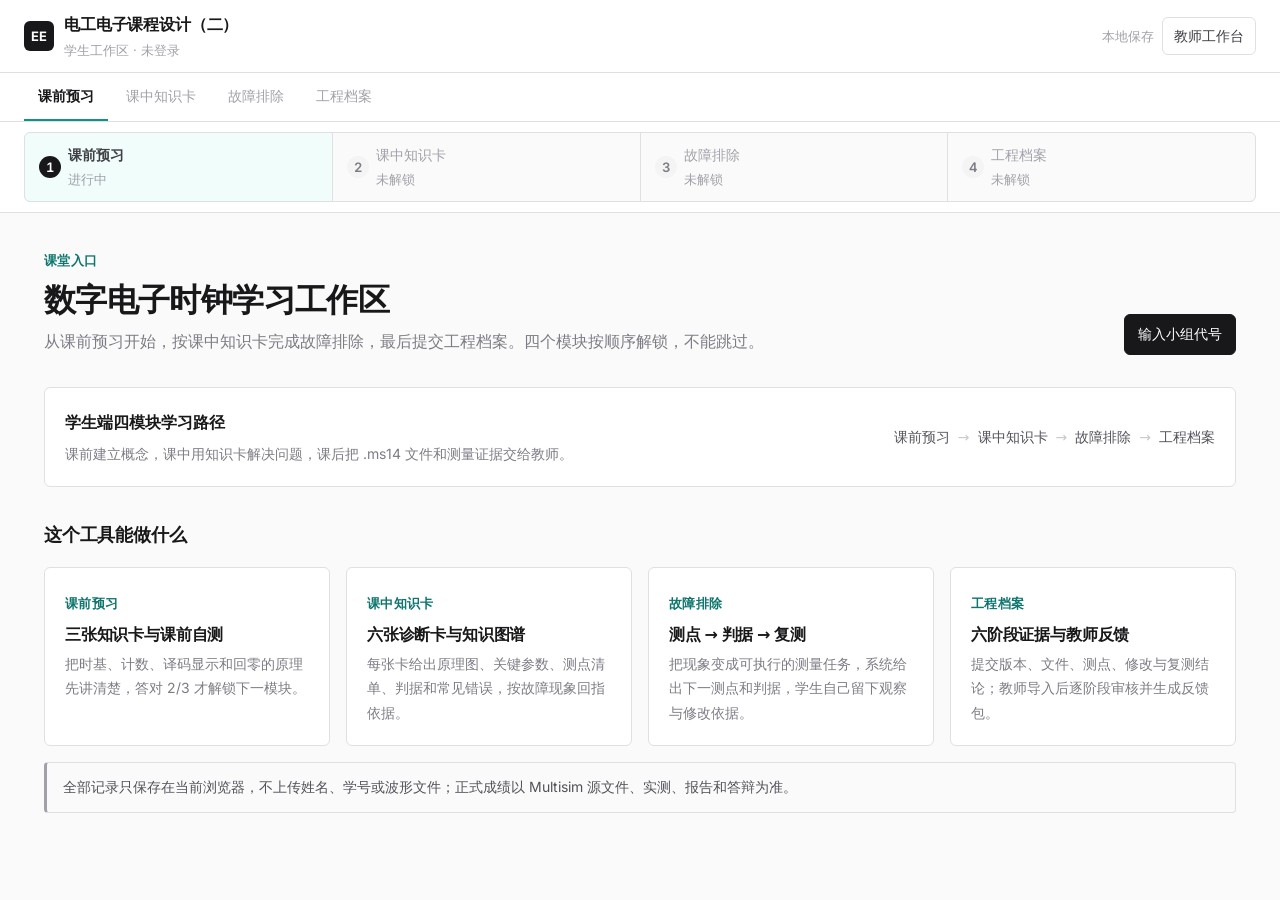
<file: index.html>
<!doctype html>
<html lang="zh-CN"><head><meta charset="utf-8"><meta name="viewport" content="width=device-width,initial-scale=1"><meta name="theme-color" content="#143647"><title>数字电子时钟 · 课程设计工作区</title><link rel="icon" href="icon.svg"><link rel="manifest" href="manifest.webmanifest?v=33"><link rel="stylesheet" href="classroom.css?v=33"><link rel="stylesheet" href="tokens.css?v=33"><link rel="stylesheet" href="v2.css?v=33"><link rel="stylesheet" href="v2-teacher.css?v=33"><script defer src="ms14-decoder.js?v=33"></script><script defer src="course-file-analyzer.js?v=33"></script><script defer src="course-figures.js?v=33"></script><script defer src="course-data.js?v=33"></script><script defer src="course-knowledge.js?v=33"></script><script defer src="course-core.js?v=33"></script><script defer src="classroom.js?v=33"></script><script defer src="course-graph.js?v=33"></script><script defer src="classroom-v2.js?v=33"></script></head><body><noscript>请启用 JavaScript 后使用课堂工作区。</noscript><div id="app"><p class="loading">正在打开课程设计工作区…</p></div><div id="toast" role="status" aria-live="polite"></div><dialog id="dialog" aria-labelledby="dialog-title"><header><h2 id="dialog-title"></h2><button id="close-dialog" aria-label="关闭对话框">×</button></header><div id="dialog-body"></div></dialog><script>/* 离线缓存只在 https 下注册（Service Worker 要求安全上下文）；
   局域网 http 访问时会自动跳过，不影响任何功能。 */
window.addEventListener('load',function(){try{if(location.protocol==='https:'&&'serviceWorker' in navigator){navigator.serviceWorker.register('sw.js').catch(function(){})}}catch(e){}});</script></body></html>
</file>
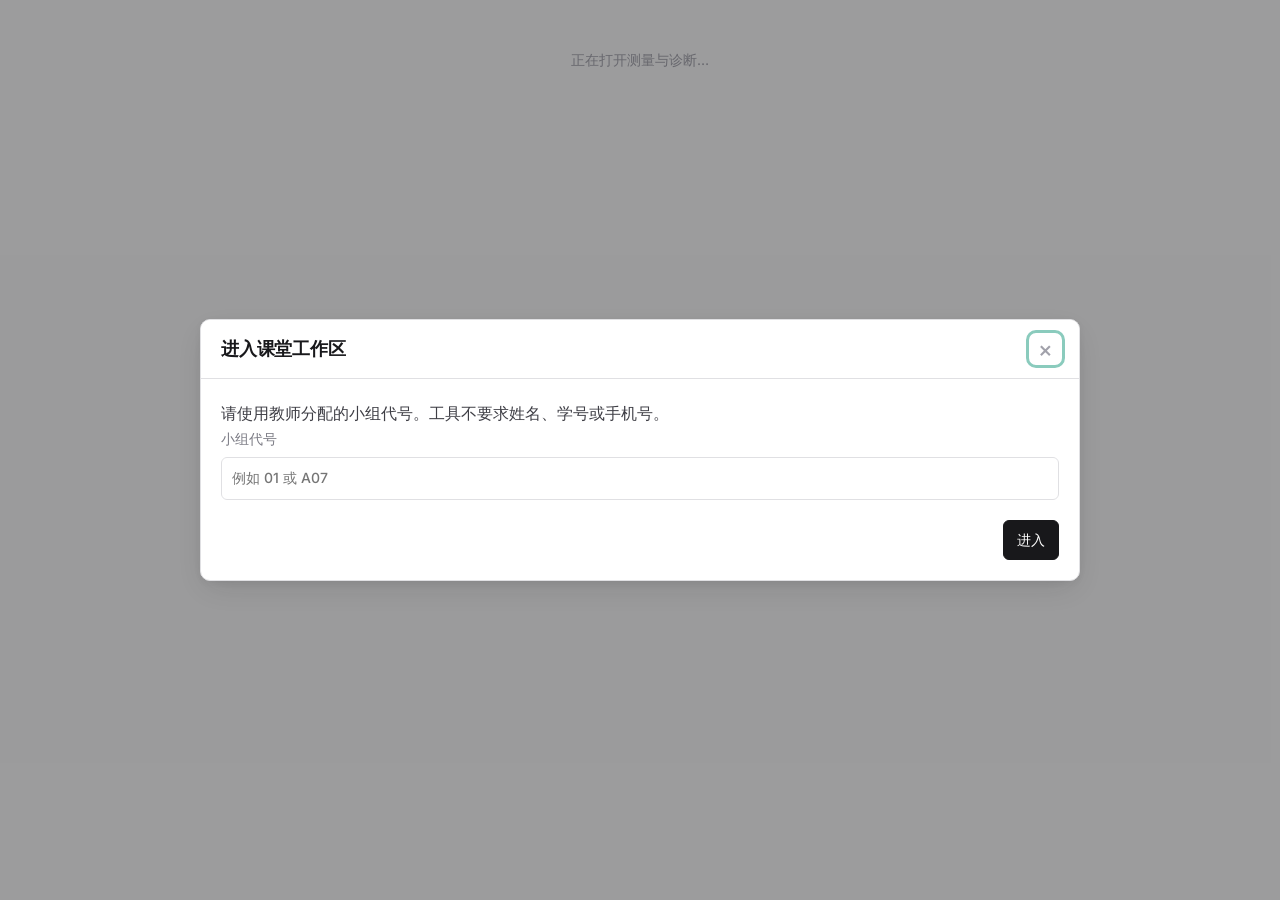
<file: engineering-design-tool.html>
<!doctype html>
<html lang="zh-CN"><head><meta charset="utf-8"><meta name="viewport" content="width=device-width,initial-scale=1"><meta name="theme-color" content="#143647"><title>数字电子时钟 · 测量与诊断</title><link rel="icon" href="icon.svg"><link rel="manifest" href="manifest.webmanifest?v=33"><link rel="stylesheet" href="classroom.css?v=33"><link rel="stylesheet" href="tokens.css?v=33"><script defer src="ms14-decoder.js?v=33"></script><script defer src="course-file-analyzer.js?v=33"></script><script defer src="course-data.js?v=33"></script><script defer src="course-core.js?v=33"></script><script defer src="classroom.js?v=33"></script><script defer src="course-file-ui.js?v=33"></script></head><body><noscript>请启用 JavaScript 后使用课堂工作区。</noscript><div id="app"><p class="loading">正在打开测量与诊断…</p></div><div id="toast" role="status" aria-live="polite"></div><dialog id="dialog" aria-labelledby="dialog-title"><header><h2 id="dialog-title"></h2><button id="close-dialog" aria-label="关闭对话框">×</button></header><div id="dialog-body"></div></dialog></body></html>
</file>
<file: classroom.css>
:root{--ink:#183441;--muted:#60747c;--bg:#f2f5f4;--line:#d9e3e2;--green:#087b69;--blue:#235dad;--red:#b22d30;--soft:#eaf4f0}*{box-sizing:border-box}body{margin:0;font:15px/1.65 'Microsoft YaHei','Segoe UI',sans-serif;color:var(--ink);background:var(--bg)}button,input,select,textarea{font:inherit}button,a{touch-action:manipulation}button{cursor:pointer}button:disabled{opacity:.45;cursor:not-allowed}button,.btn{border:1px solid var(--line);border-radius:7px;background:white;padding:8px 13px;color:var(--ink);text-decoration:none;display:inline-block}button:hover,.btn:hover{border-color:var(--green);background:#f0f8f5}button.primary,.btn.primary{background:var(--green);border-color:var(--green);color:white}.danger{color:var(--red)}button:focus-visible,a:focus-visible{outline:3px solid #8acbbd;outline-offset:3px}.top{background:#143647;color:white;padding:15px max(20px,calc((100vw - 1200px)/2));display:flex;justify-content:space-between;align-items:center;gap:12px}.brand{font-weight:700}.brand small{display:block;color:#bad0d5;font-weight:400;font-size:12px}.top button{background:transparent;border-color:#43616e;color:white}.top button.active{background:#fff;color:var(--ink)}.row{display:flex;gap:8px;align-items:center;flex-wrap:wrap}.between{justify-content:space-between}.nav{display:flex;gap:3px;border-bottom:1px solid var(--line);background:white;padding:0 max(16px,calc((100vw - 1200px)/2));overflow:auto}.nav button{white-space:nowrap;border:0;border-bottom:3px solid transparent;border-radius:0;padding:13px 16px;color:var(--muted)}.nav button.active{color:var(--green);border-bottom-color:var(--green);font-weight:bold}.container{max-width:1240px;padding:26px 20px 64px;margin:auto}.hero{display:flex;justify-content:space-between;align-items:flex-end;gap:20px;margin-bottom:22px}.hero h1{font-size:30px;margin:4px 0;line-height:1.3}.hero p{margin:6px 0 0;max-width:790px;color:var(--muted)}.eyebrow{font-size:12px;color:var(--green);font-weight:700;letter-spacing:.07em}.grid{display:grid;grid-template-columns:1.5fr 1fr;gap:18px}.grid.equal{grid-template-columns:1fr 1fr}.grid.three{grid-template-columns:repeat(3,1fr)}.card{background:white;border:1px solid var(--line);border-radius:10px;padding:20px;margin-bottom:16px;min-width:0}.card h2{font-size:18px;margin:0 0 12px}.card h3{font-size:16px;margin:12px 0 6px}.muted,small{color:var(--muted)}small,.small{font-size:12px}.banner{padding:12px 16px;border-radius:7px;background:#e7f3ee;margin-bottom:16px;border:1px solid #c4e3d7}.banner.warn{background:#fff4df;border-color:#e9ce9c;color:#77490e}.banner.bad{background:#fff0ef;border-color:#e8b8b6;color:#902a26}.metrics{display:grid;grid-template-columns:repeat(4,1fr);gap:12px;margin-bottom:18px}.metric{background:white;border:1px solid var(--line);border-radius:9px;padding:14px 16px}.metric b{display:block;font-size:27px;line-height:1.3}.metric span{color:var(--muted);font-size:12px}.pill{display:inline-block;border-radius:20px;font-size:12px;padding:2px 9px;background:#edf1f4;color:#4c6673;white-space:nowrap}.pill.green{background:#def3e9;color:#14684e}.pill.amber{background:#fff0d2;color:#875000}.pill.red{background:#ffe7e5;color:#a12926}.task{border-bottom:1px solid var(--line);padding:13px 0;display:flex;align-items:center;gap:12px}.task:last-child{border:0}.step-no{display:grid;place-items:center;flex:0 0 33px;height:33px;border-radius:8px;background:var(--soft);color:var(--green);font-weight:bold}.grow{flex:1;min-width:0}.task strong{display:block}.task small{display:block}.task button{font-size:12px;padding:6px 10px}.form-grid{display:grid;grid-template-columns:1fr 1fr;gap:13px}.form-grid .full{grid-column:1/-1}label{display:block;font-size:13px;margin-bottom:10px;color:#3a555d}input,select,textarea{width:100%;border:1px solid #bccdce;border-radius:6px;padding:9px 10px;background:white;color:var(--ink);margin-top:5px}textarea{min-height:88px;resize:vertical}input:focus,select:focus,textarea:focus{outline:2px solid #b6dcd5;border-color:var(--green)}input[type=checkbox],input[type=radio]{width:auto;accent-color:var(--green);margin-right:8px}.help{font-size:12px;color:var(--muted);margin:6px 0 12px}.result{background:#f5f8f8;border:1px solid var(--line);padding:13px;border-radius:6px;margin:12px 0}.result b{font-size:20px}.code{font-family:Consolas,monospace;overflow-wrap:anywhere}.record{border-left:3px solid #c3dcd4;padding:4px 0 8px 13px;margin:14px 0}.record p{margin:5px 0;white-space:pre-wrap;overflow-wrap:anywhere}.record img,.gallery img{max-width:100%;max-height:350px;border-radius:6px;border:1px solid var(--line)}.link{color:var(--blue);text-decoration:underline}.table-wrap{overflow-x:auto}table{width:100%;border-collapse:collapse;font-size:13px}th,td{padding:10px 8px;border-bottom:1px solid var(--line);text-align:left;vertical-align:top}th{background:#edf3f2;color:#46626c;white-space:nowrap}td p{margin:3px 0}.action-stack{display:flex;gap:5px;flex-wrap:wrap}.clock{font:36px/1.5 Consolas,monospace;letter-spacing:3px;color:var(--green)}.empty{padding:23px 15px;border:1px dashed #bbcecc;border-radius:8px;text-align:center;color:var(--muted)}.knowledge{border-top:3px solid #91c5b7}.knowledge p{margin:8px 0}.knowledge ol{padding-left:20px}.footer{color:var(--muted);font-size:12px;border-top:1px solid var(--line);padding-top:16px;margin-top:24px}.save{font-size:12px;color:#bcd8d3}.save.bad{color:#ffccbb}#toast{position:fixed;left:50%;bottom:22px;transform:translate(-50%,20px);opacity:0;transition:.2s;background:#173b45;color:white;border-radius:8px;padding:12px 20px;z-index:100;max-width:calc(100vw - 30px);pointer-events:none}#toast.show{opacity:1;transform:translate(-50%,0)}dialog{border:1px solid var(--line);border-radius:12px;width:min(850px,calc(100vw - 28px));padding:0;max-height:90vh;color:var(--ink)}dialog::backdrop{background:#122c3bbc}dialog header{display:flex;align-items:center;justify-content:space-between;padding:12px 20px;border-bottom:1px solid var(--line);position:sticky;top:0;background:white;z-index:1}dialog h2{font-size:18px;margin:0}#dialog-body{padding:20px}#close-dialog{border:0;font-size:25px;padding:0 8px}.form-actions{display:flex;gap:8px;justify-content:flex-end;flex-wrap:wrap;margin-top:16px}.loading{padding:25px}.check-line{display:flex;align-items:flex-start;gap:9px;border-bottom:1px solid var(--line);padding:10px 0}.check-line:last-child{border:0}.check-line strong{display:block}.quiz-option{display:flex;gap:5px;align-items:center;background:#f5f8f8;padding:8px;border-radius:5px}.gallery{display:grid;grid-template-columns:1fr 1fr;gap:12px}.gallery img{height:130px;object-fit:contain;width:100%}.nowrap{white-space:nowrap}.print-only{display:none}details{padding:8px 0}summary{cursor:pointer;font-weight:600}.math{font-family:Consolas,monospace;font-size:14px}.break{overflow-wrap:anywhere}
@media(max-width:850px){.grid,.grid.equal,.grid.three{grid-template-columns:1fr}.hero{display:block}.hero .row{margin-top:13px}.hero h1{font-size:25px}.container{padding:18px 13px 45px}.top{padding:12px 14px;align-items:flex-start;flex-wrap:wrap}.brand{font-size:14px}.top button{font-size:12px}.metrics{grid-template-columns:1fr 1fr}.nav{padding:0 6px}.nav button{padding:12px 10px;font-size:13px}.form-grid{grid-template-columns:1fr}.form-grid .full{grid-column:auto}.card{padding:15px}.task{gap:8px;flex-wrap:wrap}.task .grow{flex-basis:65%}.task .row{margin-left:40px}.clock{font-size:27px}.data-table{min-width:700px}}
@media print{body{background:white}.top,.nav,.hero .row,button,.no-print,.footer,#toast{display:none!important}.container{padding:0}.card{box-shadow:none;break-inside:avoid;border-color:#bbb}.grid,.grid.equal{display:block}.print-only{display:block}dialog[open]{position:static;max-height:none;width:100%;border:0}.table-wrap{overflow:visible}a{color:inherit;text-decoration:none}}
</file>
<file: tokens.css>
/* ============================================================================
   设计令牌 + 基础组件层
   全站唯一的取值来源。所有组件只允许引用这里的变量，禁止再写一次性色值、
   一次性圆角或一次性阴影——这正是此前 UI「AI 味」的根源（132 种颜色、
   22 种字号、15 种圆角、9 种阴影，彼此没有关系）。
   基调：Linear / Vercel 式现代工具风——细边框、弱阴影、小圆角、等宽数字。
   加载顺序：classroom.css → tokens.css → v2.css → v2-teacher.css
   ========================================================================== */

/* ---- 自托管 Inter：负责拉丁字母、数字与符号；中文由字体栈回退到系统现代黑体 ----
   四个字重共 96 KB，无外部请求，离线可用。 ---- */
@font-face{font-family:"Inter";font-style:normal;font-weight:400;font-display:swap;src:url("fonts/inter-400.woff2") format("woff2")}
@font-face{font-family:"Inter";font-style:normal;font-weight:500;font-display:swap;src:url("fonts/inter-500.woff2") format("woff2")}
@font-face{font-family:"Inter";font-style:normal;font-weight:600;font-display:swap;src:url("fonts/inter-600.woff2") format("woff2")}
@font-face{font-family:"Inter";font-style:normal;font-weight:700;font-display:swap;src:url("fonts/inter-700.woff2") format("woff2")}

:root{
  /* ---- 中性灰阶（zinc）---- */
  --ink-0:#ffffff;
  --ink-1:#fafafa;
  --ink-2:#f4f4f5;
  --ink-3:#ebebed;
  --ink-4:#e0e0e3;
  --ink-5:#c9c9ce;
  --ink-6:#a1a1aa;
  --ink-7:#7c7c85;
  --ink-8:#52525b;
  --ink-9:#3f3f46;
  --ink-10:#27272a;
  --ink-11:#18181b;

  /* ---- 强调色（青绿，收窄使用面积）---- */
  --accent:#0d9488;
  --accent-strong:#0f766e;
  --accent-deep:#115e59;
  --accent-soft:#f0fdfa;
  --accent-line:#99f6e4;
  --accent-ring:rgba(13,148,136,.22);

  /* ---- 语义色 ---- */
  --ok:#15803d;      --ok-soft:#f0fdf4;     --ok-line:#bbf7d0;
  --warn:#b45309;    --warn-soft:#fffbeb;   --warn-line:#fde68a;
  --danger:#b91c1c;  --danger-soft:#fef2f2; --danger-line:#fecaca;
  --info:#1d4ed8;    --info-soft:#eff6ff;   --info-line:#bfdbfe;

  /* ---- 深色（仅知识图谱画布等深色组件）---- */
  --night-0:#0b1220;
  --night-1:#111a2b;
  --night-2:#1b2739;
  --night-3:#2a3a4d;
  --night-ink:#e6edf3;
  --night-ink-dim:#8fa3b8;

  /* ---- 字号比例尺（固定 7 级；中文正文 15px 起步）---- */
  --fs-xs:13px;
  --fs-sm:14px;
  --fs-base:16px;
  --fs-md:18px;
  --fs-lg:22px;
  --fs-xl:32px;
  --fs-2xl:42px;

  /* ---- 行高 / 字重 ---- */
  --lh-tight:1.32;
  --lh-base:1.75;
  --lh-loose:1.95;
  --fw-normal:400;
  --fw-medium:500;
  --fw-semi:600;
  --fw-bold:700;

  /* ---- 圆角（只 3 档 + 全圆）---- */
  --r-sm:4px;
  --r-md:6px;
  --r-lg:10px;
  --r-full:999px;

  /* ---- 阴影（只 2 档）---- */
  --sh-1:0 1px 2px rgba(24,24,27,.05), 0 1px 3px rgba(24,24,27,.06);
  --sh-2:0 10px 30px -8px rgba(24,24,27,.16), 0 2px 8px -2px rgba(24,24,27,.08);

  /* ---- 边框 ---- */
  --bd:1px solid var(--ink-4);
  --bd-soft:1px solid var(--ink-3);

  /* ---- 间距（4px 网格）---- */
  --sp-1:4px;  --sp-2:8px;  --sp-3:12px; --sp-4:16px;
  --sp-5:20px; --sp-6:24px; --sp-8:32px; --sp-10:40px; --sp-12:48px;

  /* ---- 布局 / 字体 ---- */
  --page-max:1240px;
  --page-pad:24px;
  /* 拉丁优先 Inter；中文依次尝试系统里的现代黑体，最后才落到雅黑 */
  --font-sans:"Inter","Noto Sans SC","PingFang SC","HarmonyOS Sans SC","MiSans","Source Han Sans SC","Noto Sans CJK SC","Microsoft YaHei UI","Microsoft YaHei",system-ui,-apple-system,"Segoe UI",sans-serif;
  /* 数字与编号：Inter + 等宽数字，比代码字体更精致、且不跳动 */
  --font-num:"Inter","Noto Sans SC",system-ui,-apple-system,"Segoe UI",sans-serif;
  /* 公式与代码：保留真等宽字体 */
  --font-mono:"SF Mono",ui-monospace,SFMono-Regular,Menlo,Consolas,"Liberation Mono",monospace;

  /* ---- 动效 ---- */
  --ease:cubic-bezier(.2,.8,.3,1);
  --dur:.15s;
}

/* ---- 基础重置 ---- */
*,*::before,*::after{box-sizing:border-box}
html{-webkit-text-size-adjust:100%}
body{
  margin:0;
  font-family:var(--font-sans);
  font-size:var(--fs-base);
  line-height:var(--lh-base);
  color:var(--ink-9);
  background:var(--ink-1);
  -webkit-font-smoothing:antialiased;
  -moz-osx-font-smoothing:grayscale;
}
h1,h2,h3,h4,h5,h6,p,figure,ol,ul{margin:0}
h1,h2,h3,h4{font-weight:var(--fw-semi);line-height:var(--lh-tight);color:var(--ink-11);letter-spacing:-.011em}
a{color:var(--accent-strong);text-decoration:none}
a:hover{text-decoration:underline}
button{font:inherit;color:inherit}
input,select,textarea{font:inherit}
code,kbd,samp,pre{font-family:var(--font-mono);font-size:.92em}
.num{font-family:var(--font-num);font-variant-numeric:tabular-nums;font-feature-settings:"tnum" 1}
small{font-size:var(--fs-xs)}
:focus-visible{outline:2px solid var(--accent);outline-offset:2px;border-radius:var(--r-sm)}
*::-webkit-scrollbar{width:10px;height:10px}
*::-webkit-scrollbar-thumb{background:var(--ink-5);border:3px solid transparent;background-clip:content-box;border-radius:var(--r-full)}
*::-webkit-scrollbar-thumb:hover{background:var(--ink-6);background-clip:content-box}
*::-webkit-scrollbar-track{background:transparent}

/* ============================================================================
   基础组件层
   这些类名同时被 index.html 与 engineering-design-tool.html 使用，因此统一
   在这里定义，并在 classroom.css 之后加载以覆盖旧样式。
   ========================================================================== */

/* ---- 页头 ---- */
.top{
  display:flex;align-items:center;justify-content:space-between;gap:var(--sp-4);
  min-height:56px;padding:var(--sp-3) max(var(--page-pad),calc((100vw - var(--page-max))/2));
  background:var(--ink-0);border-bottom:var(--bd);
}
.brand{font-size:var(--fs-base);font-weight:var(--fw-semi);color:var(--ink-11);line-height:1.3}
.brand small{display:block;font-size:var(--fs-xs);font-weight:var(--fw-normal);color:var(--ink-6);margin-top:2px}

/* ---- 主导航 ---- */
.nav{
  display:flex;gap:var(--sp-1);padding:0 max(var(--page-pad),calc((100vw - var(--page-max))/2));
  background:var(--ink-0);border-bottom:var(--bd);overflow-x:auto;
}
.nav button{
  border:0;background:transparent;color:var(--ink-7);font-size:var(--fs-sm);font-weight:var(--fw-medium);
  padding:11px 14px;white-space:nowrap;cursor:pointer;border-bottom:2px solid transparent;border-radius:0;
  transition:color var(--dur) var(--ease),border-color var(--dur) var(--ease);
}
.nav button:hover{color:var(--ink-10);background:transparent;border-color:transparent;border-bottom-color:var(--ink-5)}
.nav button.active{color:var(--ink-11);font-weight:var(--fw-semi);border-bottom-color:var(--accent)}

/* ---- 容器 ---- */
.container{max-width:var(--page-max);margin:0 auto;padding:var(--sp-6) var(--page-pad) var(--sp-12)}
.loading{color:var(--ink-6);font-size:var(--fs-sm);text-align:center;padding:var(--sp-12) 0}

/* ---- Hero ---- */
.hero{display:flex;align-items:flex-end;justify-content:space-between;gap:var(--sp-6);margin-bottom:var(--sp-6);flex-wrap:wrap}
.hero h1{font-size:var(--fs-xl);font-weight:var(--fw-semi);color:var(--ink-11);letter-spacing:-.02em;margin:var(--sp-1) 0}
.hero p{color:var(--ink-7);font-size:var(--fs-base);max-width:74ch;line-height:var(--lh-base)}
.eyebrow{font-size:var(--fs-xs);font-weight:var(--fw-semi);letter-spacing:.08em;text-transform:uppercase;color:var(--accent-strong)}

/* ---- 行 / 网格 ---- */
.row{display:flex;gap:var(--sp-2);align-items:center;flex-wrap:wrap}
.row.between{justify-content:space-between}
.grid{display:grid;gap:var(--sp-4)}
.grid.equal,.grid.three{grid-template-columns:repeat(auto-fit,minmax(260px,1fr))}
.grow{flex:1;min-width:0}

/* ---- 按钮 ---- */
.btn,button{
  display:inline-flex;align-items:center;justify-content:center;gap:var(--sp-2);
  padding:7px 13px;border:var(--bd);border-radius:var(--r-md);background:var(--ink-0);
  color:var(--ink-9);font-size:var(--fs-sm);font-weight:var(--fw-medium);cursor:pointer;
  transition:background var(--dur) var(--ease),border-color var(--dur) var(--ease),color var(--dur) var(--ease);
  text-decoration:none;white-space:nowrap;
}
.btn:hover,button:hover{background:var(--ink-2);border-color:var(--ink-5);text-decoration:none}
.btn:disabled,button:disabled{opacity:.45;cursor:not-allowed;background:var(--ink-1)}
button.primary,.btn.primary{background:var(--ink-11);border-color:var(--ink-11);color:var(--ink-0)}
button.primary:hover,.btn.primary:hover{background:var(--ink-10);border-color:var(--ink-10)}
button.danger,.btn.danger{background:var(--ink-0);border-color:var(--danger-line);color:var(--danger)}
button.danger:hover,.btn.danger:hover{background:var(--danger-soft);border-color:var(--danger)}
button.link,.link{border:0;background:transparent;color:var(--accent-strong);padding:0;font-weight:var(--fw-medium);text-decoration:underline;text-underline-offset:2px}
button.link:hover,.link:hover{background:transparent;color:var(--accent-deep);border-color:transparent}

/* ---- 卡片 ---- */
.card{background:var(--ink-0);border:var(--bd);border-radius:var(--r-md);padding:var(--sp-6)}
.card h2{font-size:var(--fs-md);font-weight:var(--fw-semi);color:var(--ink-11);margin-bottom:var(--sp-3)}
.card h3{font-size:var(--fs-base);font-weight:var(--fw-semi);color:var(--ink-11);margin-bottom:var(--sp-2)}
.card.knowledge{background:var(--accent-soft);border-color:var(--accent-line)}

/* ---- 提示条 ---- */
.banner{
  border:var(--bd);border-left:3px solid var(--ink-6);border-radius:var(--r-sm);
  background:var(--ink-1);color:var(--ink-8);padding:var(--sp-3) var(--sp-4);
  font-size:var(--fs-sm);line-height:var(--lh-base);margin-bottom:var(--sp-4);
}
.banner b{color:var(--ink-11)}
.banner small{color:var(--ink-7)}
.banner.warn{background:var(--warn-soft);border-color:var(--warn-line);border-left-color:var(--warn);color:var(--warn)}
.banner.warn b,.banner.warn small{color:var(--warn)}
.banner.good{background:var(--ok-soft);border-color:var(--ok-line);border-left-color:var(--ok);color:var(--ok)}
.banner.good b,.banner.good small{color:var(--ok)}
.banner.bad{background:var(--danger-soft);border-color:var(--danger-line);border-left-color:var(--danger);color:var(--danger)}
.banner.bad b,.banner.bad small{color:var(--danger)}

/* ---- 指标块 ---- */
.metrics{display:grid;grid-template-columns:repeat(auto-fit,minmax(150px,1fr));gap:1px;background:var(--ink-4);border:var(--bd);border-radius:var(--r-md);overflow:hidden;margin-bottom:var(--sp-5)}
.metric{background:var(--ink-0);padding:var(--sp-4)}
.metric b{display:block;font-family:var(--font-num);font-size:var(--fs-lg);font-weight:var(--fw-semi);color:var(--ink-11);letter-spacing:-.02em;font-variant-numeric:tabular-nums}
.metric span{display:block;font-size:var(--fs-xs);color:var(--ink-6);margin-top:2px}

/* ---- 列表行 ---- */
.task{display:flex;align-items:center;gap:var(--sp-3);padding:var(--sp-3) 0;border-bottom:var(--bd-soft)}
.task:last-child{border-bottom:0}
.task strong{display:block;font-size:var(--fs-sm);font-weight:var(--fw-medium);color:var(--ink-10)}
.task small{display:block;font-size:var(--fs-xs);color:var(--ink-6);margin-top:2px}
.step-no{
  flex:none;width:24px;height:24px;display:grid;place-items:center;border-radius:var(--r-full);
  background:var(--ink-2);color:var(--ink-8);font-family:var(--font-num);font-size:var(--fs-xs);font-weight:var(--fw-semi);font-variant-numeric:tabular-nums;
}
.record{border-bottom:var(--bd-soft);padding:var(--sp-3) 0}
.record:last-child{border-bottom:0}
.record b{font-size:var(--fs-sm);color:var(--ink-10)}
.record p{margin:4px 0;font-size:var(--fs-sm);color:var(--ink-8);line-height:var(--lh-base)}
.record small{color:var(--ink-6);font-size:var(--fs-xs)}

/* ---- 徽标 ---- */
.pill{
  display:inline-block;padding:2px 8px;border-radius:var(--r-sm);border:1px solid var(--ink-4);
  background:var(--ink-2);color:var(--ink-8);font-size:var(--fs-xs);font-weight:var(--fw-medium);white-space:nowrap;
}
.pill.green{background:var(--ok-soft);border-color:var(--ok-line);color:var(--ok)}
.pill.red{background:var(--danger-soft);border-color:var(--danger-line);color:var(--danger)}
.pill.amber{background:var(--warn-soft);border-color:var(--warn-line);color:var(--warn)}

/* ---- 检查清单 ---- */
.check-list{display:grid;gap:1px;background:var(--ink-4);border:var(--bd);border-radius:var(--r-md);overflow:hidden}
.check-line{display:flex;gap:var(--sp-3);align-items:flex-start;background:var(--ink-0);padding:var(--sp-3) var(--sp-4);font-size:var(--fs-sm)}
.check-line strong{display:block;color:var(--ink-10);font-weight:var(--fw-medium)}
.check-line small{display:block;color:var(--ink-7);font-size:var(--fs-xs);margin-top:2px;line-height:var(--lh-base)}
.result{border:var(--bd);border-left:3px solid var(--accent);border-radius:var(--r-sm);background:var(--accent-soft);padding:var(--sp-3) var(--sp-4);font-size:var(--fs-sm);margin-bottom:var(--sp-3)}
.result b{color:var(--accent-deep)}

/* ---- 表格 ---- */
.table-wrap{overflow-x:auto;border:var(--bd);border-radius:var(--r-md)}
table{width:100%;border-collapse:collapse;font-size:var(--fs-sm);background:var(--ink-0)}
th{
  background:var(--ink-1);color:var(--ink-7);font-weight:var(--fw-semi);font-size:var(--fs-xs);
  text-align:left;padding:var(--sp-3) var(--sp-4);border-bottom:var(--bd);white-space:nowrap;letter-spacing:.02em;
}
td{padding:var(--sp-3) var(--sp-4);border-bottom:var(--bd-soft);color:var(--ink-8);vertical-align:top}
tbody tr:last-child td{border-bottom:0}
tbody tr:hover{background:var(--ink-1)}
td b{color:var(--ink-11);font-weight:var(--fw-semi)}

/* ---- 表单 ---- */
.form-grid{display:grid;grid-template-columns:repeat(2,minmax(0,1fr));gap:var(--sp-4)}
.form-grid .full{grid-column:1/-1}
label{display:block;font-size:var(--fs-sm);color:var(--ink-7);font-weight:var(--fw-medium)}
input,select,textarea{
  display:block;width:100%;margin-top:6px;padding:8px 10px;
  border:var(--bd);border-radius:var(--r-md);background:var(--ink-0);color:var(--ink-10);
  font-size:var(--fs-sm);transition:border-color var(--dur) var(--ease),box-shadow var(--dur) var(--ease);
}
input:focus,select:focus,textarea:focus{outline:none;border-color:var(--accent);box-shadow:0 0 0 3px var(--accent-ring)}
textarea{min-height:88px;line-height:var(--lh-base);resize:vertical}
select{appearance:none;background-image:linear-gradient(45deg,transparent 50%,var(--ink-6) 50%),linear-gradient(135deg,var(--ink-6) 50%,transparent 50%);background-position:calc(100% - 16px) 50%,calc(100% - 11px) 50%;background-size:5px 5px,5px 5px;background-repeat:no-repeat;padding-right:32px}
.help{font-size:var(--fs-xs);color:var(--ink-6);margin-top:6px;line-height:var(--lh-base)}
.form-actions{display:flex;gap:var(--sp-2);margin-top:var(--sp-5);flex-wrap:wrap}

/* ---- 其他 ---- */
.empty{color:var(--ink-6);font-size:var(--fs-sm);padding:var(--sp-8) var(--sp-4);text-align:center;border:1px dashed var(--ink-4);border-radius:var(--r-md)}
.muted{color:var(--ink-6)}
.footer{margin-top:var(--sp-8);padding-top:var(--sp-4);border-top:var(--bd-soft);color:var(--ink-6);font-size:var(--fs-xs)}
.code{font-family:var(--font-mono);font-size:var(--fs-xs);width:100%;min-height:120px;word-break:break-all}
details{border-bottom:var(--bd-soft);padding:var(--sp-3) 0}
summary{cursor:pointer;font-size:var(--fs-sm);font-weight:var(--fw-medium);color:var(--ink-10)}
details p{margin:6px 0;font-size:var(--fs-sm);color:var(--ink-8)}
details small{color:var(--ink-6);font-size:var(--fs-xs)}

/* ---- 对话框 ---- */
dialog{
  border:var(--bd);border-radius:var(--r-lg);padding:0;max-width:min(880px,92vw);width:100%;
  background:var(--ink-0);color:var(--ink-9);box-shadow:var(--sh-2);
}
dialog::backdrop{background:rgba(24,24,27,.42)}
dialog header{display:flex;align-items:center;justify-content:space-between;gap:var(--sp-4);padding:var(--sp-4) var(--sp-5);border-bottom:var(--bd)}
dialog header h2{font-size:var(--fs-md);font-weight:var(--fw-semi);color:var(--ink-11)}
dialog header button,dialog header #close-dialog{border:0;background:transparent;font-size:var(--fs-lg);line-height:1;color:var(--ink-6);padding:2px 6px;border-radius:var(--r-sm);cursor:pointer}
dialog header button:hover{background:var(--ink-2);color:var(--ink-10)}
#dialog-body{padding:var(--sp-5);max-height:76vh;overflow:auto}
#dialog-body h3{font-size:var(--fs-base);margin:var(--sp-5) 0 var(--sp-2)}

/* ---- 轻提示 ---- */
#toast{
  position:fixed;left:50%;bottom:28px;transform:translate(-50%,12px);
  background:var(--ink-11);color:var(--ink-0);font-size:var(--fs-sm);
  padding:9px 16px;border-radius:var(--r-md);box-shadow:var(--sh-2);
  opacity:0;pointer-events:none;transition:opacity .18s var(--ease),transform .18s var(--ease);z-index:99;
}
#toast.show{opacity:1;transform:translate(-50%,0)}

@media(max-width:640px){
  :root{--page-pad:16px}
  .form-grid{grid-template-columns:1fr}
  .hero h1{font-size:var(--fs-lg)}
}

/* ============================================================================
   兼容覆盖：classroom.css 里为旧的深色顶栏写了一组高特异性规则
   （.top button{color:white} 等），新顶栏改为浅色后这些规则会让文字不可见。
   这里用同等特异性 + 后加载来覆盖它们。
   ========================================================================== */
.top button,.top .btn{
  background:var(--ink-0);border-color:var(--ink-4);color:var(--ink-9);
  border-radius:var(--r-md);padding:7px 13px;font-size:var(--fs-sm);font-weight:var(--fw-medium);
}
.top button:hover,.top .btn:hover{background:var(--ink-2);border-color:var(--ink-5)}
.top button.active{background:var(--ink-11);border-color:var(--ink-11);color:var(--ink-0)}
.save,.top .save{color:var(--ink-6);font-size:var(--fs-xs)}
.save.bad,.top .save.bad{color:var(--danger)}
.brand small{color:var(--ink-6);font-size:var(--fs-xs);font-weight:var(--fw-normal)}
/* 工具页顶栏与内容区的间距对齐新栅格 */
.top{min-height:56px;padding-top:10px;padding-bottom:10px}

/* 作者样式里的 input/select/textarea{display:block} 会盖掉浏览器对 [hidden] 的默认
   display:none（作者样式优先于 UA 样式，与特异性无关），导致隐藏的文件选择框露出来。 */
[hidden]{display:none!important}
</file>
<file: v2.css>
/* ============================================================================
   v2 / v3 组件样式。所有取值引用 tokens.css，不写一次性色值。
   基调：细边框 + 弱阴影 + 小圆角 + 等宽数字；强调色只用于链接、激活态与焦点环。
   ========================================================================== */

/* ---------------- 顶栏 ---------------- */
.v2-top{
  background:var(--ink-0);border-bottom:var(--bd);min-height:56px;
  padding:10px max(var(--page-pad),calc((100vw - var(--page-max))/2));
  display:flex;align-items:center;justify-content:space-between;gap:var(--sp-4);
}
.v2-brand{display:flex;gap:10px;align-items:center;min-width:0}
.v2-brand b{display:block;font-size:var(--fs-base);font-weight:var(--fw-semi);color:var(--ink-11);letter-spacing:-.01em}
.v2-brand small{display:block;color:var(--ink-6);font-size:var(--fs-xs);margin-top:1px}
.v2-logo{
  width:30px;height:30px;flex:none;border-radius:var(--r-md);background:var(--ink-11);
  display:grid;place-items:center;font-family:var(--font-num);font-size:var(--fs-xs);font-weight:var(--fw-bold);color:var(--ink-0);letter-spacing:.02em;
}
.v2-top-actions{display:flex;gap:var(--sp-2);align-items:center}
.v2-save{font-size:var(--fs-xs);color:var(--ink-6)}
.v2-role{
  border:var(--bd);border-radius:var(--r-md);padding:6px 11px;color:var(--ink-9);
  text-decoration:none;font-size:var(--fs-sm);font-weight:var(--fw-medium);background:var(--ink-0);
}
.v2-role:hover{background:var(--ink-2);border-color:var(--ink-5);text-decoration:none}

/* ---------------- 导航 ---------------- */
.v2-nav{
  display:flex;gap:var(--sp-1);padding:0 max(var(--page-pad),calc((100vw - var(--page-max))/2));
  background:var(--ink-0);border-bottom:var(--bd);overflow-x:auto;
}
.v2-nav button{
  border:0;border-bottom:2px solid transparent;border-radius:0;background:transparent;color:var(--ink-7);
  padding:11px 14px;white-space:nowrap;font-size:var(--fs-sm);font-weight:var(--fw-medium);cursor:pointer;
  transition:color var(--dur) var(--ease),border-color var(--dur) var(--ease);
}
.v2-nav button:hover{background:transparent;border-color:transparent;border-bottom-color:var(--ink-5);color:var(--ink-10)}
.v2-nav button.active{color:var(--ink-11);font-weight:var(--fw-semi);border-bottom-color:var(--accent)}
.v2-nav button.locked{color:var(--ink-6)}

/* ---------------- 步骤条 ---------------- */
.v3-steplines{background:var(--ink-0);border-bottom:var(--bd);padding:10px max(var(--page-pad),calc((100vw - var(--page-max))/2))}
.v3-steps{list-style:none;display:flex;gap:1px;margin:0;padding:0;max-width:var(--page-max);background:var(--ink-4);border:var(--bd);border-radius:var(--r-md);overflow:hidden}
.v3-steps li{
  flex:1 1 0;min-width:0;display:grid;grid-template-columns:20px 1fr;column-gap:9px;align-items:center;
  padding:10px 14px;background:var(--ink-0);
}
.v3-steps li b{
  grid-row:span 2;width:22px;height:22px;border-radius:var(--r-full);display:grid;place-items:center;
  background:var(--ink-2);color:var(--ink-7);font-family:var(--font-num);font-size:var(--fs-xs);font-weight:var(--fw-semi);font-variant-numeric:tabular-nums;
}
.v3-steps li span{font-size:var(--fs-sm);font-weight:var(--fw-semi);color:var(--ink-9)}
.v3-steps li small{color:var(--ink-6);font-size:var(--fs-xs)}
.v3-steps li.done b{background:var(--accent);color:var(--ink-0)}
.v3-steps li.done span{color:var(--ink-11)}
.v3-steps li.active{background:var(--accent-soft)}
.v3-steps li.active b{background:var(--ink-11);color:var(--ink-0)}
.v3-steps li.locked{background:var(--ink-1)}
.v3-steps li.locked span{color:var(--ink-6);font-weight:var(--fw-medium)}

/* ---------------- 容器 / Hero ---------------- */
.v2-container{max-width:var(--page-max);margin:0 auto;padding:var(--sp-8) var(--page-pad) var(--sp-12)}
.v2-hero{display:flex;align-items:flex-end;justify-content:space-between;gap:var(--sp-6);margin-bottom:var(--sp-8);flex-wrap:wrap}
.v2-hero h1{font-size:var(--fs-xl);line-height:var(--lh-tight);margin:6px 0;color:var(--ink-11);letter-spacing:-.02em}
.v2-hero p{max-width:76ch;color:var(--ink-7);margin:0;font-size:var(--fs-base)}
.v2-kicker{font-size:var(--fs-xs);color:var(--accent-strong);letter-spacing:.02em;font-weight:var(--fw-semi)}
.v2-actions{display:flex;gap:var(--sp-2);flex-wrap:wrap}
.v2-onboard{background:var(--ink-0);border:var(--bd);border-radius:var(--r-md);padding:var(--sp-5);display:flex;justify-content:space-between;align-items:center;gap:var(--sp-5);flex-wrap:wrap}
.v2-onboard b{color:var(--ink-11);font-size:var(--fs-base)}
.v2-onboard p{color:var(--ink-7);margin:6px 0 0;font-size:var(--fs-sm);max-width:62ch}
.v2-pathline{display:flex;gap:8px;align-items:center;color:var(--ink-8);font-size:var(--fs-sm);font-weight:var(--fw-medium);flex-wrap:wrap}
.v2-pathline i{font-style:normal;color:var(--ink-5)}
.v2-progress{background:var(--ink-0);border:var(--bd);border-radius:var(--r-md);padding:var(--sp-4) var(--sp-6);margin-bottom:var(--sp-6);display:flex;align-items:center;gap:var(--sp-5);flex-wrap:wrap}
.v2-progress b{font-size:var(--fs-base);color:var(--ink-11)}
.v2-progress small{margin-left:8px;color:var(--ink-6);font-size:var(--fs-xs)}
.v2-progress-track{height:4px;background:var(--ink-3);border-radius:var(--r-full);flex:1;min-width:120px;overflow:hidden}
.v2-progress-track i{display:block;height:100%;background:var(--ink-11);border-radius:var(--r-full);transition:width .3s var(--ease)}
.v2-section-title{font-weight:var(--fw-semi);font-size:var(--fs-md);color:var(--ink-11);margin:var(--sp-8) 0 var(--sp-4);letter-spacing:-.01em}
.v2-section-title:first-child{margin-top:0}

/* ---------------- 卡片 ---------------- */
.v2-grid3{display:grid;grid-template-columns:repeat(auto-fit,minmax(240px,1fr));gap:var(--sp-4)}
.v2-card{background:var(--ink-0);border:var(--bd);border-radius:var(--r-md);padding:var(--sp-5)}
.v2-card.done{border-color:var(--accent-line);background:var(--accent-soft)}
.v2-card-top{display:flex;justify-content:space-between;align-items:center;margin-bottom:10px;gap:var(--sp-2)}
.v2-card-index{
  width:26px;height:26px;flex:none;border-radius:var(--r-sm);background:var(--ink-2);color:var(--ink-8);
  display:grid;place-items:center;font-family:var(--font-num);font-size:var(--fs-xs);font-weight:var(--fw-semi);font-variant-numeric:tabular-nums;
}
.v2-card.done .v2-card-index{background:var(--accent);color:var(--ink-0)}
.v2-tag{font-size:var(--fs-xs);color:var(--ink-6);white-space:nowrap}
.v2-card h3{margin:8px 0 6px;color:var(--ink-11);font-size:var(--fs-base);font-weight:var(--fw-semi)}
.v2-card p{color:var(--ink-7);font-size:var(--fs-sm);line-height:var(--lh-base)}
.v2-card button{margin-top:10px}
.v3-prep-card p{min-height:56px}
.v2-card .v2-kicker{display:inline-block;margin-bottom:2px}

/* ---------------- 测验 ---------------- */
.v2-quiz{background:var(--ink-0);border:var(--bd);border-radius:var(--r-md);padding:var(--sp-4) var(--sp-5)}
.v2-quiz-item{border-bottom:var(--bd-soft);padding:var(--sp-3) 0}
.v2-quiz-item:first-child{padding-top:0}
.v2-quiz-item:last-of-type{border-bottom:0}
.v2-quiz-item>b{font-size:var(--fs-sm);font-weight:var(--fw-medium);color:var(--ink-10)}
.v2-options{display:flex;gap:var(--sp-2);flex-wrap:wrap;margin-top:8px}
.v2-options label{
  display:inline-flex;align-items:center;gap:6px;margin:0;background:var(--ink-1);
  border:1px solid var(--ink-4);border-radius:var(--r-md);padding:6px 11px;
  font-size:var(--fs-sm);color:var(--ink-8);cursor:pointer;transition:background var(--dur) var(--ease),border-color var(--dur) var(--ease);
}
.v2-options label:hover{background:var(--ink-2);border-color:var(--ink-5)}
.v2-options label.picked{background:var(--accent-soft);border-color:var(--accent-line);color:var(--accent-deep);font-weight:var(--fw-medium)}
.v2-options input{width:auto;margin:0;accent-color:var(--accent)}

/* ---------------- 知识卡 ---------------- */
.v2-knowledge-layout{display:grid;grid-template-columns:270px 1fr;gap:var(--sp-4)}
.v2-card-list{display:flex;flex-direction:column;gap:4px}
.v2-kcard{
  border:var(--bd);background:var(--ink-0);border-radius:var(--r-md);padding:11px 13px;text-align:left;
  display:grid;grid-template-columns:44px 1fr;column-gap:10px;cursor:pointer;
  transition:background var(--dur) var(--ease),border-color var(--dur) var(--ease);
}
.v2-kcard:hover{background:var(--ink-1);border-color:var(--ink-5)}
.v2-kcard b{color:var(--ink-6);grid-row:span 2;font-family:var(--font-num);font-size:var(--fs-xs);font-weight:var(--fw-semi);font-variant-numeric:tabular-nums}
.v2-kcard span{font-weight:var(--fw-medium);color:var(--ink-10);font-size:var(--fs-sm)}
.v2-kcard small{grid-column:2;margin-top:3px;color:var(--ink-6);font-size:var(--fs-xs)}
.v2-kcard.active{border-color:var(--ink-11);background:var(--ink-0);box-shadow:inset 2px 0 0 var(--ink-11)}
.v2-kcard.active b{color:var(--ink-11)}
.v2-kcard.passed{border-color:var(--accent-line);background:var(--accent-soft)}
.v2-kcard.passed b{color:var(--accent-strong)}
.v2-knowledge-detail,.v2-fault-detail{background:var(--ink-0);border:var(--bd);border-radius:var(--r-md);padding:var(--sp-6);min-height:360px}
.v2-knowledge-detail h2,.v2-fault-detail h2{font-size:var(--fs-lg);margin:6px 0 10px;color:var(--ink-11);letter-spacing:-.015em}
.v2-knowledge-detail p{color:var(--ink-8);font-size:var(--fs-sm);line-height:var(--lh-base)}
.v2-evidence-box{background:var(--ink-1);border-left:3px solid var(--ink-11);padding:11px 14px;border-radius:0 var(--r-sm) var(--r-sm) 0;margin:var(--sp-4) 0}
.v2-evidence-box b{display:block;color:var(--ink-11);font-size:var(--fs-sm);margin-bottom:3px}
.v2-evidence-box p{margin:0;color:var(--ink-8);font-size:var(--fs-sm)}
.v2-evidence-box small{display:block;margin-top:6px;color:var(--ink-6);font-size:var(--fs-xs)}

/* ---------------- 故障 ---------------- */
.v2-trouble-layout{display:grid;grid-template-columns:300px 1fr;gap:var(--sp-4)}
.v2-trouble-selector{background:var(--ink-0);border:var(--bd);border-radius:var(--r-md);padding:var(--sp-3)}
.v2-trouble-selector h2{font-size:var(--fs-sm);margin:0 0 8px;padding:0 8px;color:var(--ink-7);font-weight:var(--fw-semi)}
.v2-fault{
  width:100%;border:0;border-radius:var(--r-sm);background:var(--ink-0);padding:10px 9px;text-align:left;
  display:grid;grid-template-columns:30px 1fr;column-gap:8px;cursor:pointer;
}
.v2-fault span{color:var(--ink-6);font-family:var(--font-num);font-size:var(--fs-xs);font-weight:var(--fw-semi);font-variant-numeric:tabular-nums}
.v2-fault b{color:var(--ink-10);font-size:var(--fs-sm);font-weight:var(--fw-medium)}
.v2-fault small{grid-column:2;color:var(--ink-6);font-size:var(--fs-xs);margin-top:2px}
.v2-fault:hover{background:var(--ink-1)}
.v2-fault.active{background:var(--ink-2)}
.v2-fault.active b{color:var(--ink-11);font-weight:var(--fw-semi)}
.v2-trouble-step{border-bottom:var(--bd-soft);padding:var(--sp-3) 0}
.v2-trouble-step:last-of-type{border-bottom:0}
.v2-trouble-step b{display:block;color:var(--ink-7);font-size:var(--fs-xs);font-weight:var(--fw-semi);letter-spacing:.04em;text-transform:uppercase}
.v2-trouble-step p{margin:4px 0 0;color:var(--ink-9);font-size:var(--fs-sm);line-height:var(--lh-base)}
.v2-trouble-step.accent{border-left:3px solid var(--warn);background:var(--warn-soft);padding-left:12px;border-radius:0 var(--r-sm) var(--r-sm) 0;border-bottom:0}
.v2-trouble-step.accent b{color:var(--warn)}
.v2-trouble-step.accent p{color:var(--warn)}
.v2-question{background:var(--ink-1);border:1px dashed var(--ink-4);border-radius:var(--r-md);padding:var(--sp-4);margin-top:var(--sp-5);color:var(--ink-8);font-size:var(--fs-sm)}

/* ---------------- 档案 ---------------- */
.v2-archive-grid{display:grid;grid-template-columns:1fr 1fr;gap:var(--sp-4)}
.v2-big-number{font-family:var(--font-num);font-size:var(--fs-2xl);font-variant-numeric:tabular-nums;color:var(--ink-11);font-weight:var(--fw-semi);letter-spacing:-.03em;line-height:1.1}
.v2-big-number small{font-size:var(--fs-sm);color:var(--ink-6);font-family:var(--font-sans);font-weight:var(--fw-normal);letter-spacing:0}
.v2-score{font-family:var(--font-num);font-size:var(--fs-2xl);font-variant-numeric:tabular-nums;color:var(--ink-11);font-weight:var(--fw-semi);letter-spacing:-.03em;line-height:1.1}
.v2-score small{font-size:var(--fs-sm);color:var(--ink-6);font-family:var(--font-sans);font-weight:var(--fw-normal);letter-spacing:0}
.v2-callout{background:var(--ink-1);color:var(--ink-8);border:var(--bd);border-left:3px solid var(--ink-6);border-radius:var(--r-sm);padding:var(--sp-3) var(--sp-4);margin-top:var(--sp-4);font-size:var(--fs-sm);line-height:var(--lh-base)}

/* ---------------- 门禁 ---------------- */
.v3-lock{background:var(--warn-soft);border:1px solid var(--warn-line);border-left:3px solid var(--warn);border-radius:var(--r-sm);padding:var(--sp-4) var(--sp-5);margin-top:var(--sp-5);color:var(--warn)}
.v3-lock b{color:var(--warn);font-size:var(--fs-base)}
.v3-lock p{margin:6px 0;color:var(--warn);font-size:var(--fs-sm);line-height:var(--lh-base)}
.v3-lock ul{margin:6px 0;padding-left:20px;font-size:var(--fs-sm)}
.v3-lock.soft{background:var(--ink-1);border-color:var(--ink-4);border-left-color:var(--ink-6);color:var(--ink-8)}
.v3-lock.soft b{color:var(--ink-11)}
.v3-lock.soft p,.v3-lock.soft ul{color:var(--ink-8)}
.v3-lock.ok{background:var(--ok-soft);border-color:var(--ok-line);border-left-color:var(--ok);color:var(--ok)}
.v3-lock.ok b,.v3-lock.ok p{color:var(--ok)}
.v3-lock button{margin-top:8px}
.v3-go{margin-left:10px}
.v3-unlock-grid{display:grid;grid-template-columns:repeat(auto-fit,minmax(210px,1fr));gap:var(--sp-4)}

/* ---------------- 内容块 ---------------- */
.v3-lead{font-size:var(--fs-base);line-height:var(--lh-base);color:var(--ink-8);background:var(--ink-1);border-left:3px solid var(--ink-11);padding:12px 15px;border-radius:0 var(--r-sm) var(--r-sm) 0}
.v3-h3{margin:var(--sp-6) 0 var(--sp-3);color:var(--ink-11);font-size:var(--fs-base);font-weight:var(--fw-semi);border-bottom:var(--bd-soft);padding-bottom:6px}
.v3-point{border-bottom:var(--bd-soft);padding:10px 0}
.v3-point:last-child{border-bottom:0}
.v3-point b{color:var(--ink-11);display:block;margin-bottom:3px;font-size:var(--fs-sm);font-weight:var(--fw-semi)}
.v3-point p{margin:0;color:var(--ink-8);font-size:var(--fs-sm);line-height:var(--lh-base)}
.v3-figure{margin:var(--sp-4) 0;padding:var(--sp-3);background:var(--ink-1);border:var(--bd);border-radius:var(--r-md)}
.v3-figure figcaption{margin-top:8px;text-align:center;font-size:var(--fs-xs);color:var(--ink-6)}
svg.v3-fig{width:100%;height:auto;display:block}
.v3-table{width:100%;border-collapse:collapse;font-size:var(--fs-sm);min-width:480px;background:var(--ink-0)}
.v3-table th{background:var(--ink-1);color:var(--ink-7);text-align:left;padding:9px 12px;border:var(--bd-soft);font-size:var(--fs-xs);font-weight:var(--fw-semi)}
.v3-table td{padding:9px 12px;border:var(--bd-soft);color:var(--ink-8)}
.v3-checklist{margin:0;padding-left:20px;color:var(--ink-8);font-size:var(--fs-sm);line-height:var(--lh-loose)}
.v3-band{background:var(--ink-1);border:var(--bd);border-radius:var(--r-md);padding:13px 16px;margin:var(--sp-4) 0}
.v3-band b{color:var(--ink-11);font-size:var(--fs-sm)}
.v3-band p{margin:5px 0 0;color:var(--ink-8);font-size:var(--fs-sm);line-height:var(--lh-base)}
.v3-band.ok{background:var(--ok-soft);border-color:var(--ok-line)}
.v3-band.ok b{color:var(--ok)}
.v3-band.warn{background:var(--warn-soft);border-color:var(--warn-line)}
.v3-band.warn b{color:var(--warn)}
.v3-kv{display:grid;gap:1px;background:var(--ink-4);border:var(--bd);border-radius:var(--r-md);overflow:hidden}
.v3-kv>div{display:grid;grid-template-columns:170px 1fr;gap:var(--sp-3);padding:9px 13px;background:var(--ink-0);font-size:var(--fs-sm)}
.v3-kv span{color:var(--ink-6)}
.v3-kv b{color:var(--ink-10);font-weight:var(--fw-medium);font-family:var(--font-num);font-size:var(--fs-sm);font-variant-numeric:tabular-nums}
.v3-probes{margin:0;padding-left:20px;color:var(--ink-8);font-size:var(--fs-sm);line-height:var(--lh-loose)}
.v3-probes li::marker{color:var(--ink-5)}
.v3-judge{display:grid;gap:8px}
.v3-judge>div{border-radius:var(--r-sm);padding:11px 14px;border:1px solid;border-left-width:3px}
.v3-judge .ok{background:var(--ok-soft);border-color:var(--ok-line);border-left-color:var(--ok)}
.v3-judge .bad{background:var(--danger-soft);border-color:var(--danger-line);border-left-color:var(--danger)}
.v3-judge b{font-size:var(--fs-xs);letter-spacing:.04em}
.v3-judge .ok b{color:var(--ok)}
.v3-judge .bad b{color:var(--danger)}
.v3-judge p{margin:4px 0 0;color:var(--ink-8);font-size:var(--fs-sm);line-height:var(--lh-base)}
.v3-mistakes{margin:0;padding-left:20px;color:var(--ink-8);font-size:var(--fs-sm);line-height:var(--lh-loose)}
.v3-mistakes li::marker{color:var(--danger)}
.v3-check{background:var(--ink-1);border:var(--bd);border-radius:var(--r-md);padding:var(--sp-4)}
.v3-check>b{display:block;color:var(--ink-10);margin-bottom:8px;font-size:var(--fs-sm);font-weight:var(--fw-medium)}
.v3-mark{font-size:var(--fs-xs);color:var(--ink-6);font-weight:var(--fw-medium)}
.v3-mark.ok{color:var(--ok)}
.v3-ask{margin:0;padding-left:20px;color:var(--ink-8);font-size:var(--fs-sm);line-height:var(--lh-loose)}
.v3-ask li::marker{color:var(--ink-5)}
.v3-source{display:block;margin-top:var(--sp-4);color:var(--ink-6);font-size:var(--fs-xs)}

/* ---------------- 预习卡 ---------------- */
.v3-prep-list{display:grid;gap:8px}
.v3-prep-item{background:var(--ink-0);border:var(--bd);border-radius:var(--r-md);overflow:hidden}
.v3-prep-item.done{border-color:var(--accent-line)}
.v3-prep-item.open{box-shadow:var(--sh-1)}
.v3-prep-head{display:grid;grid-template-columns:26px 1fr auto 16px;gap:12px;align-items:center;width:100%;text-align:left;background:var(--ink-0);border:0;border-radius:0;padding:13px 16px;cursor:pointer}
.v3-prep-head:hover{background:var(--ink-1)}
.v3-prep-title b{display:block;color:var(--ink-11);font-size:var(--fs-sm);font-weight:var(--fw-semi)}
.v3-prep-title small{display:block;color:var(--ink-6);font-size:var(--fs-xs);margin-top:3px}
.v3-chev{color:var(--ink-6);font-size:10px}
.v3-prep-body{padding:var(--sp-2) var(--sp-6) var(--sp-6);border-top:var(--bd-soft)}
.v3-prep-body .v3-figure:first-of-type{margin-top:var(--sp-4)}

/* ---------------- 阶段 ---------------- */
.v3-stages{display:grid;gap:8px}
.v3-stage{background:var(--ink-0);border:var(--bd);border-radius:var(--r-md);padding:var(--sp-5) var(--sp-6)}
.v3-stage.wait{border-left:3px solid var(--warn)}
.v3-stage.rework{border-left:3px solid var(--danger)}
.v3-stage.done{border-left:3px solid var(--ok)}
.v3-stage-head{display:grid;grid-template-columns:26px 1fr auto;gap:12px;align-items:center;margin-bottom:8px}
.v3-stage-head b{color:var(--ink-11);font-size:var(--fs-sm);font-weight:var(--fw-semi)}
.v3-stage-head small{display:block;color:var(--ink-6);font-size:var(--fs-xs);margin-top:2px}
.v3-stage-note{margin:6px 0;color:var(--ink-8);font-size:var(--fs-sm);line-height:var(--lh-base)}
.v3-stage-meta{color:var(--ink-6);font-size:var(--fs-xs)}
.v3-stage .row{margin-top:10px}
.v3-pill{font-size:var(--fs-xs);font-weight:var(--fw-medium);padding:2px 8px;border-radius:var(--r-sm);background:var(--ink-2);color:var(--ink-7);white-space:nowrap;border:1px solid var(--ink-4)}
.v3-pill.wait{background:var(--warn-soft);border-color:var(--warn-line);color:var(--warn)}
.v3-pill.rework{background:var(--danger-soft);border-color:var(--danger-line);color:var(--danger)}
.v3-pill.done{background:var(--ok-soft);border-color:var(--ok-line);color:var(--ok)}
.v3-fb{border-left:3px solid var(--ink-11);background:var(--ink-1);padding:11px 14px;border-radius:0 var(--r-sm) var(--r-sm) 0;margin-bottom:8px}
.v3-fb b{color:var(--ink-11);font-size:var(--fs-sm)}
.v3-fb p{margin:5px 0;color:var(--ink-8);font-size:var(--fs-sm);line-height:var(--lh-base)}
.v3-fb small{color:var(--ink-6);font-size:var(--fs-xs)}

/* ---------------- 十维评分 ---------------- */
.v3-dims{display:grid;gap:6px;margin:var(--sp-3) 0}
.v3-dim{display:grid;grid-template-columns:190px 1fr 70px;gap:10px;align-items:center;font-size:var(--fs-xs)}
.v3-dim>span{color:var(--ink-7)}
.v3-dim>i{height:6px;background:var(--ink-3);border-radius:var(--r-full);overflow:hidden}
.v3-dim>i b{display:block;height:100%;border-radius:var(--r-full);background:var(--accent);transition:width .3s var(--ease)}
.v3-dim>i b.mid{background:var(--warn)}
.v3-dim>i b.low{background:var(--danger)}
.v3-dim strong{text-align:right;color:var(--ink-10);font-family:var(--font-num);font-weight:var(--fw-medium);font-variant-numeric:tabular-nums}
.v3-dim strong small{color:var(--ink-6);font-weight:var(--fw-normal)}
.v3-grade{display:inline-grid;place-items:center;min-width:22px;height:22px;padding:0 6px;border-radius:var(--r-sm);font-family:var(--font-num);font-weight:var(--fw-bold);font-size:var(--fs-xs);color:var(--ink-0);background:var(--ink-6)}
.v3-grade.gA{background:var(--ok)}.v3-grade.gB{background:var(--accent-strong)}.v3-grade.gC{background:var(--warn)}.v3-grade.gD{background:#c2410c}.v3-grade.gE{background:var(--danger)}
.v3-fatal{background:var(--danger-soft);border:1px solid var(--danger-line);border-left:3px solid var(--danger);border-radius:var(--r-sm);padding:13px 16px;margin:var(--sp-3) 0}
.v3-fatal b{color:var(--danger);font-size:var(--fs-sm)}
.v3-fatal ul{margin:7px 0;padding-left:20px;color:var(--danger);font-size:var(--fs-sm);line-height:var(--lh-loose)}
.v3-fatal small{color:var(--ink-6);font-size:var(--fs-xs)}
.v2-score.A{color:var(--ok)}.v2-score.B{color:var(--accent-strong)}.v2-score.C{color:var(--warn)}.v2-score.D{color:#c2410c}.v2-score.E{color:var(--danger)}

/* ============================================================================
   知识图谱（深色组件，独立于浅色页面；配色走 --night-* 令牌）
   ========================================================================== */
.kg-root{background:var(--night-0);border:1px solid var(--night-3);border-radius:var(--r-lg);padding:var(--sp-4);margin-bottom:var(--sp-5)}
.kg-bar{display:flex;justify-content:space-between;align-items:center;gap:var(--sp-4);flex-wrap:wrap;margin-bottom:var(--sp-3)}
.kg-tabs{display:flex;gap:2px;background:var(--night-1);border:1px solid var(--night-3);border-radius:var(--r-md);padding:3px}
.kg-tab{border:0;border-radius:var(--r-sm);background:transparent;color:var(--night-ink-dim);padding:7px 15px;font-size:var(--fs-sm);font-weight:var(--fw-medium);cursor:pointer;transition:background var(--dur) var(--ease),color var(--dur) var(--ease)}
.kg-tab:hover{color:var(--night-ink);background:var(--night-2)}
.kg-tab.on{background:var(--night-ink);color:var(--night-0);font-weight:var(--fw-semi)}
.kg-hint{color:var(--night-ink-dim);font-size:var(--fs-xs);font-family:var(--font-num);font-variant-numeric:tabular-nums}
.kg-canvas{position:relative;border-radius:var(--r-md);overflow:hidden;background:var(--night-0)}
.kg-svg{width:100%;height:auto;display:block}
.kg-legend{position:absolute;left:12px;bottom:11px;display:flex;flex-wrap:wrap;gap:11px;padding:7px 11px;background:rgba(11,18,32,.82);border:1px solid var(--night-3);border-radius:var(--r-sm)}
.kg-lg{display:inline-flex;align-items:center;gap:6px;color:var(--night-ink-dim);font-size:var(--fs-xs)}
.kg-lg i{width:9px;height:9px;border-radius:2px;display:inline-block}
.kg-lg i.dash{width:14px;height:0;border-top:2px dashed #7fd8c4;border-radius:0}
.kg-node{cursor:pointer;transform-box:fill-box;transform-origin:center;animation:kgIn .42s var(--ease) both;animation-delay:var(--d,0ms);transition:opacity var(--dur) var(--ease)}
@keyframes kgIn{from{opacity:0;transform:scale(.86)}to{opacity:1;transform:scale(1)}}
.kg-node.dim{opacity:.18}
.kg-node.hi{filter:drop-shadow(0 0 8px rgba(130,232,208,.9))}
.kg-node.sel rect{stroke-width:2.6}
.kg-node:hover rect{filter:brightness(1.28)}
.kg-center{cursor:pointer}
.kg-center .kg-pulse{transform-box:fill-box;transform-origin:center;animation:kgPulse 3.4s ease-out infinite}
@keyframes kgPulse{0%{transform:scale(.88);opacity:.5}70%{transform:scale(1.42);opacity:0}100%{transform:scale(1.42);opacity:0}}
.kg-edge{transition:opacity var(--dur) var(--ease)}
.kg-dep{fill:none;stroke:#7fd8c4;stroke-width:1.15;stroke-dasharray:5 7;opacity:.32;animation:kgFlow 1.6s linear infinite;transition:opacity var(--dur) var(--ease)}
@keyframes kgFlow{from{stroke-dashoffset:22}to{stroke-dashoffset:0}}
.kg-side{background:var(--night-1);border:1px solid var(--night-3);border-radius:var(--r-md);padding:var(--sp-6);color:var(--night-ink);margin-top:var(--sp-4);animation:kgSide .26s var(--ease) both}
@keyframes kgSide{from{opacity:0;transform:translateY(8px)}to{opacity:1;transform:none}}
.kg-side h4,.kg-detail h4{margin:0 0 10px;color:var(--night-ink);font-size:var(--fs-md);display:flex;align-items:center;gap:9px;flex-wrap:wrap;font-weight:var(--fw-semi)}
.kg-side h4 i{width:11px;height:11px;border-radius:3px;display:inline-block}
.kg-side h5,.kg-detail h5{margin:var(--sp-4) 0 6px;color:#4fd0b0;font-size:var(--fs-xs);letter-spacing:.06em;text-transform:uppercase;font-weight:var(--fw-semi)}
.kg-side p,.kg-detail p{margin:0 0 8px;color:var(--night-ink-dim);font-size:var(--fs-sm);line-height:var(--lh-loose)}
.kg-side ul,.kg-detail ul,.kg-side ol,.kg-detail ol{margin:0;padding-left:20px;color:var(--night-ink-dim);font-size:var(--fs-sm);line-height:var(--lh-loose)}
.kg-side li::marker,.kg-detail li::marker{color:#4fd0b0}
.kg-probe li::marker{color:#f0a63c}
.kg-tag{display:inline-block;padding:2px 9px;border-radius:var(--r-sm);border:1px solid var(--night-3);color:#7fc7dd;font-size:var(--fs-xs);font-weight:var(--fw-medium)}
.kg-meta{display:flex;gap:8px;flex-wrap:wrap;margin-bottom:12px}
.kg-card-link{border:1px solid #2fd1a8;background:rgba(47,209,168,.12);color:#5fe3c0;border-radius:var(--r-sm);padding:3px 11px;font-size:var(--fs-xs);font-weight:var(--fw-semi);cursor:pointer}
.kg-card-link:hover{background:rgba(47,209,168,.22)}
.kg-formula{background:var(--night-0);border:1px solid var(--night-3);border-left:3px solid #f0a63c;border-radius:var(--r-sm);padding:10px 14px;color:#ffd97a;font-family:var(--font-mono);font-size:var(--fs-xs);line-height:1.9}
.kg-stats{display:flex;flex-wrap:wrap;gap:9px;margin:12px 0}
.kg-stats span{background:var(--night-0);border:1px solid var(--night-3);border-radius:var(--r-sm);padding:9px 14px;color:var(--night-ink-dim);font-size:var(--fs-xs)}
.kg-stats b{display:block;color:#4fd0b0;font-family:var(--font-num);font-size:var(--fs-lg);font-variant-numeric:tabular-nums;line-height:1.2;font-weight:var(--fw-semi)}
.kg-note{color:var(--night-ink-dim)!important;font-size:var(--fs-xs)!important}
.kg-list{display:grid;gap:6px;margin-top:6px}
.kg-item{display:block;width:100%;text-align:left;background:var(--night-0);border:1px solid var(--night-3);border-radius:var(--r-sm);padding:11px 14px;cursor:pointer;transition:border-color var(--dur) var(--ease),transform var(--dur) var(--ease)}
.kg-item:hover{border-color:#2fd1a8;transform:translateX(3px);background:var(--night-2)}
.kg-item b{display:block;color:var(--night-ink);font-size:var(--fs-sm);font-weight:var(--fw-medium)}
.kg-item small{display:block;color:var(--night-ink-dim);font-size:var(--fs-xs);margin-top:3px}
.kg-chain{display:flex;align-items:stretch;gap:5px;flex-wrap:wrap;padding:2px}
.kg-step{flex:1 1 130px;background:var(--night-1);border:1px solid var(--night-3);border-radius:var(--r-md);padding:12px;cursor:pointer;text-align:left;position:relative;transition:border-color var(--dur) var(--ease),transform var(--dur) var(--ease)}
.kg-step:hover{border-color:#2fd1a8;transform:translateY(-2px)}
.kg-step.on{border-color:#2fd1a8;background:var(--night-2)}
.kg-step-no{position:absolute;right:10px;top:8px;color:var(--night-ink-dim);font-family:var(--font-num);font-weight:var(--fw-bold);font-size:var(--fs-xs)}
.kg-step b{display:block;color:var(--night-ink);font-size:var(--fs-sm);font-weight:var(--fw-semi)}
.kg-step small{display:block;color:var(--night-ink-dim);font-size:var(--fs-xs);margin-top:4px}
.kg-arrow{color:var(--night-3);align-self:center;font-size:14px}
.kg-split{display:grid;grid-template-columns:1.15fr .85fr;gap:var(--sp-4);margin-top:var(--sp-4);align-items:start}
.kg-detail{background:var(--night-1);border:1px solid var(--night-3);border-radius:var(--r-md);padding:var(--sp-5);min-height:200px}
.kg-evidence{background:var(--night-1);border:1px solid var(--night-3);border-radius:var(--r-md);padding:var(--sp-5)}
.kg-evidence h4{margin:0 0 10px;color:var(--night-ink);font-size:var(--fs-sm);font-weight:var(--fw-semi)}
.kg-ev{border-left:3px solid #f0a63c;background:var(--night-0);border-radius:0 var(--r-sm) var(--r-sm) 0;padding:9px 12px;margin-bottom:6px;cursor:pointer;transition:transform var(--dur) var(--ease)}
.kg-ev:hover{transform:translateX(3px);background:var(--night-2)}
.kg-ev b{display:block;color:var(--night-ink);font-size:var(--fs-sm);font-weight:var(--fw-medium)}
.kg-ev small{display:block;color:var(--night-ink-dim);font-size:var(--fs-xs);margin-top:3px}
.kg-weight{display:flex;gap:8px;margin-top:12px}
.kg-weight span{flex:1;text-align:center;background:var(--night-0);border:1px solid var(--night-3);border-radius:var(--r-sm);padding:8px;color:#5fe3c0;font-size:var(--fs-xs);font-weight:var(--fw-semi)}
.kg-faults{display:grid;grid-template-columns:repeat(auto-fit,minmax(150px,1fr));gap:8px;padding:2px}
.kg-fault{background:var(--night-1);border:1px solid var(--night-3);border-radius:var(--r-md);padding:12px 13px;text-align:left;cursor:pointer;transition:border-color var(--dur) var(--ease),transform var(--dur) var(--ease)}
.kg-fault:hover{border-color:#ef7a5a;transform:translateY(-2px)}
.kg-fault.on{border-color:#ef7a5a;background:var(--night-2)}
.kg-fault span{color:var(--night-ink-dim);font-family:var(--font-num);font-variant-numeric:tabular-nums;font-size:var(--fs-xs);font-weight:var(--fw-bold)}
.kg-fault b{display:block;color:var(--night-ink);font-size:var(--fs-sm);margin-top:4px;font-weight:var(--fw-medium)}
.kg-fault small{display:block;color:var(--night-ink-dim);font-size:var(--fs-xs);margin-top:4px}

@media(max-width:900px){
  .kg-split{grid-template-columns:1fr}
  .v2-knowledge-layout{grid-template-columns:1fr}
  .v2-trouble-layout{grid-template-columns:1fr}
  .v2-archive-grid{grid-template-columns:1fr}
}
@media(max-width:640px){
  .v3-dim{grid-template-columns:120px 1fr 62px}
  .v3-kv>div{grid-template-columns:1fr;gap:4px}
  .v3-prep-head{grid-template-columns:24px 1fr 14px}
  .v3-prep-head .v2-tag{display:none}
  .kg-chain{gap:4px}
  .kg-arrow{display:none}
  .kg-step{flex:1 1 46%}
  .v2-big-number,.v2-score{font-size:var(--fs-xl)}
}
</file>
<file: v2-teacher.css>
/* ============================================================================
   教师端样式。取值全部引用 tokens.css。
   ========================================================================== */
.v2-teacher-summary{
  display:grid;grid-template-columns:repeat(auto-fit,minmax(160px,1fr));gap:1px;
  background:var(--ink-4);border:var(--bd);border-radius:var(--r-md);overflow:hidden;margin-bottom:var(--sp-5);
}
.v2-teacher-summary>div{background:var(--ink-0);padding:var(--sp-4)}
.v2-teacher-summary span{display:block;color:var(--ink-6);font-size:var(--fs-xs)}
.v2-teacher-summary b{display:block;font-family:var(--font-num);font-size:var(--fs-lg);font-variant-numeric:tabular-nums;font-weight:var(--fw-semi);color:var(--ink-11);letter-spacing:-.02em;line-height:1.25;margin-top:2px}

.v2-review-card,.v2-review-detail{background:var(--ink-0);border:var(--bd);border-radius:var(--r-md);padding:var(--sp-5);margin-bottom:var(--sp-5)}
.v2-review-head{display:flex;justify-content:space-between;gap:var(--sp-5);align-items:center;margin-bottom:var(--sp-4);flex-wrap:wrap}
.v2-review-head h2,.v2-review-card h2{margin:0 0 4px;color:var(--ink-11);font-size:var(--fs-md);font-weight:var(--fw-semi)}
.v2-review-head p{margin:0;color:var(--ink-7);font-size:var(--fs-sm)}

.v2-table{min-width:900px}
.v2-score-mini{font-family:var(--font-num);font-size:var(--fs-md);font-weight:var(--fw-semi);font-variant-numeric:tabular-nums}
.v2-score-mini.low,.v2-score-big.low{color:var(--danger)}
.v2-score-mini.mid,.v2-score-big.mid{color:var(--warn)}
.v2-score-mini.high,.v2-score-big.high{color:var(--ink-11)}
.v2-score-big{font-family:var(--font-num);font-size:var(--fs-2xl);font-variant-numeric:tabular-nums;font-weight:var(--fw-semi);letter-spacing:-.03em;color:var(--ink-11);line-height:1.1}
.v2-score-big small{font-size:var(--fs-sm);color:var(--ink-6);font-family:var(--font-sans);font-weight:var(--fw-normal);letter-spacing:0}
.v2-review-detail h2{margin:5px 0;color:var(--ink-11);font-size:var(--fs-md)}
.v2-review-detail h3{margin:var(--sp-5) 0 var(--sp-2);color:var(--ink-11);font-size:var(--fs-base);font-weight:var(--fw-semi)}
.v2-review-detail ol,.v2-review-detail ul{padding-left:20px;font-size:var(--fs-sm);color:var(--ink-8);line-height:var(--lh-loose)}
.v2-review-detail p{font-size:var(--fs-sm);color:var(--ink-8);line-height:var(--lh-base)}
.v2-review-actions{border-top:var(--bd-soft);padding-top:var(--sp-4);margin-top:var(--sp-4);display:flex;gap:var(--sp-2);flex-wrap:wrap}

.v2-bars{display:grid;gap:7px}
.v2-bar-row{display:grid;grid-template-columns:270px 1fr 48px;gap:10px;align-items:center;font-size:var(--fs-xs)}
.v2-bar-row>span{color:var(--ink-8);overflow:hidden;text-overflow:ellipsis;white-space:nowrap}
.v2-bar-row i{height:6px;background:var(--ink-3);border-radius:var(--r-full);overflow:hidden}
.v2-bar-row i b{display:block;height:100%;background:var(--ink-11);border-radius:var(--r-full)}
.v2-bar-row strong{text-align:right;font-family:var(--font-num);font-variant-numeric:tabular-nums;color:var(--ink-10);font-weight:var(--fw-medium)}

@media(max-width:850px){
  .v2-teacher-summary{grid-template-columns:1fr 1fr}
  .v2-review-head{display:block}
  .v2-review-head .row{margin-top:12px}
  .v2-bar-row{grid-template-columns:110px 1fr 34px}
}
</file>
